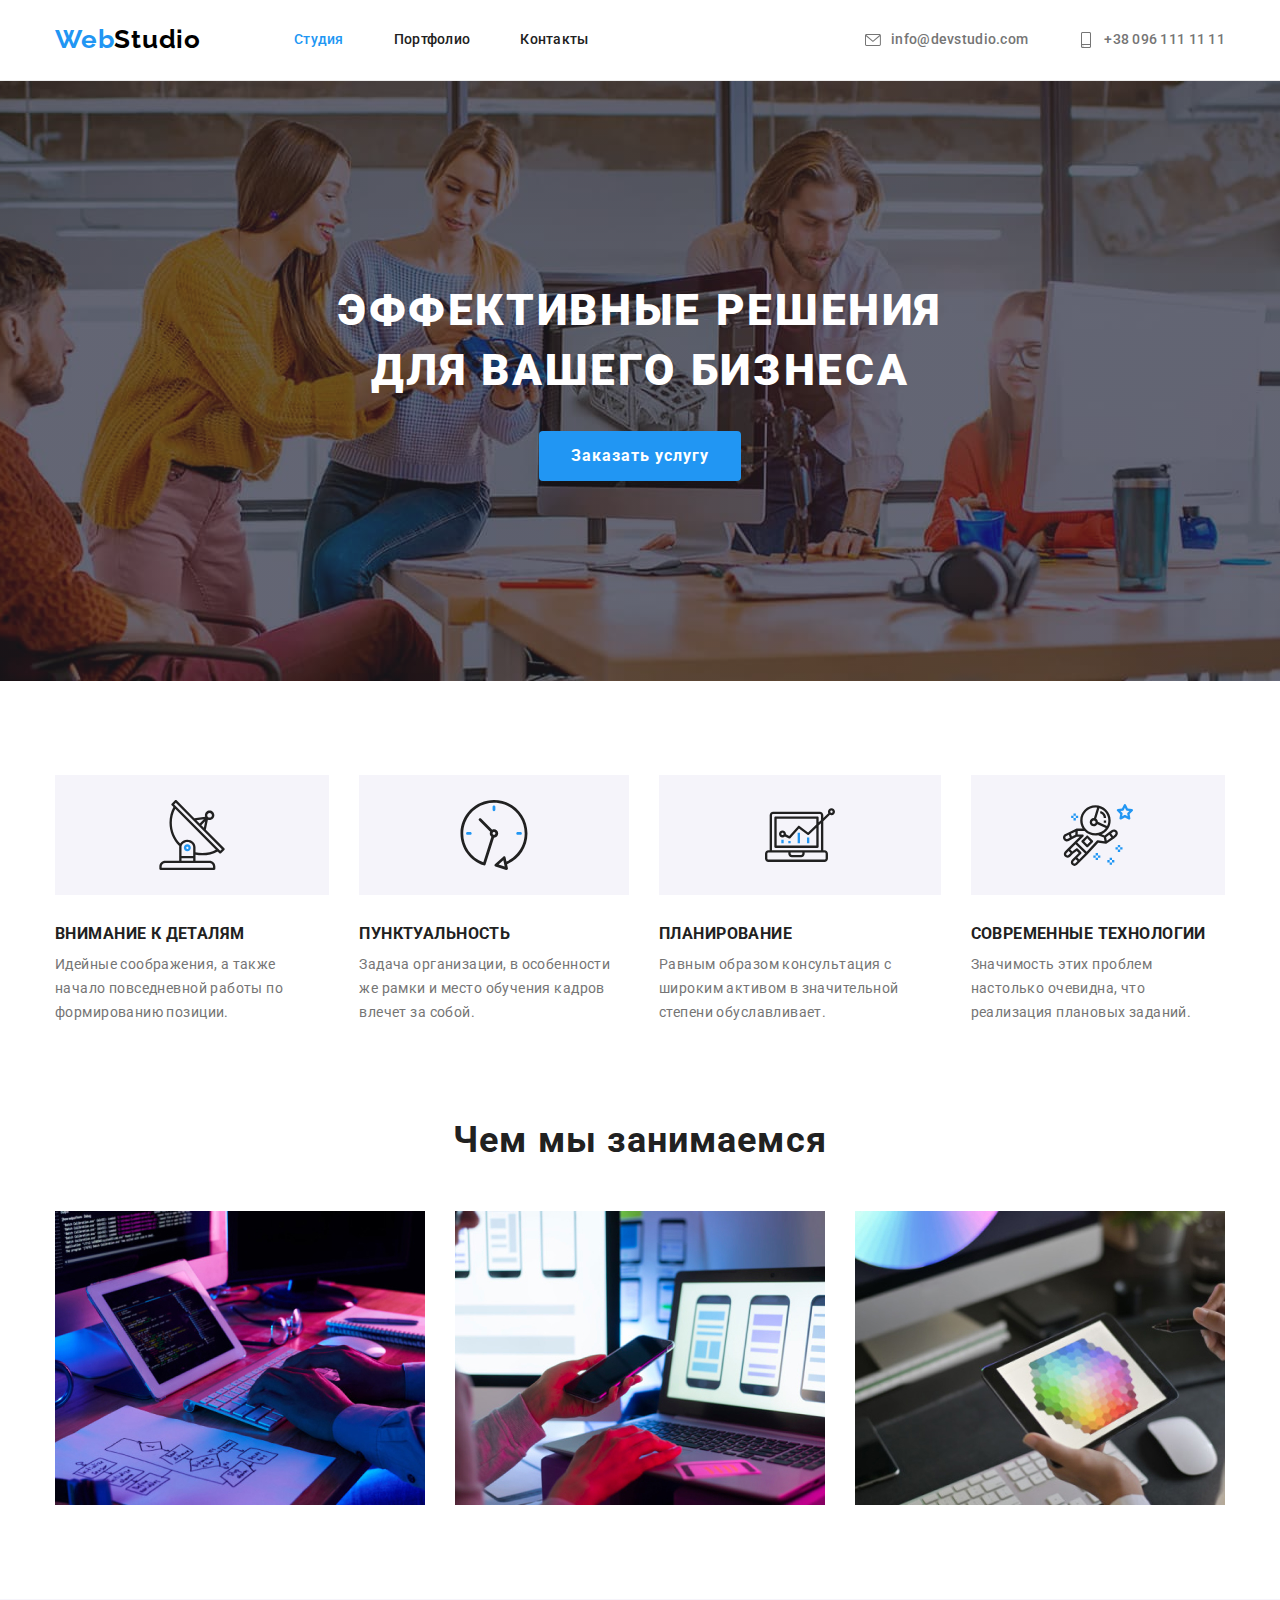
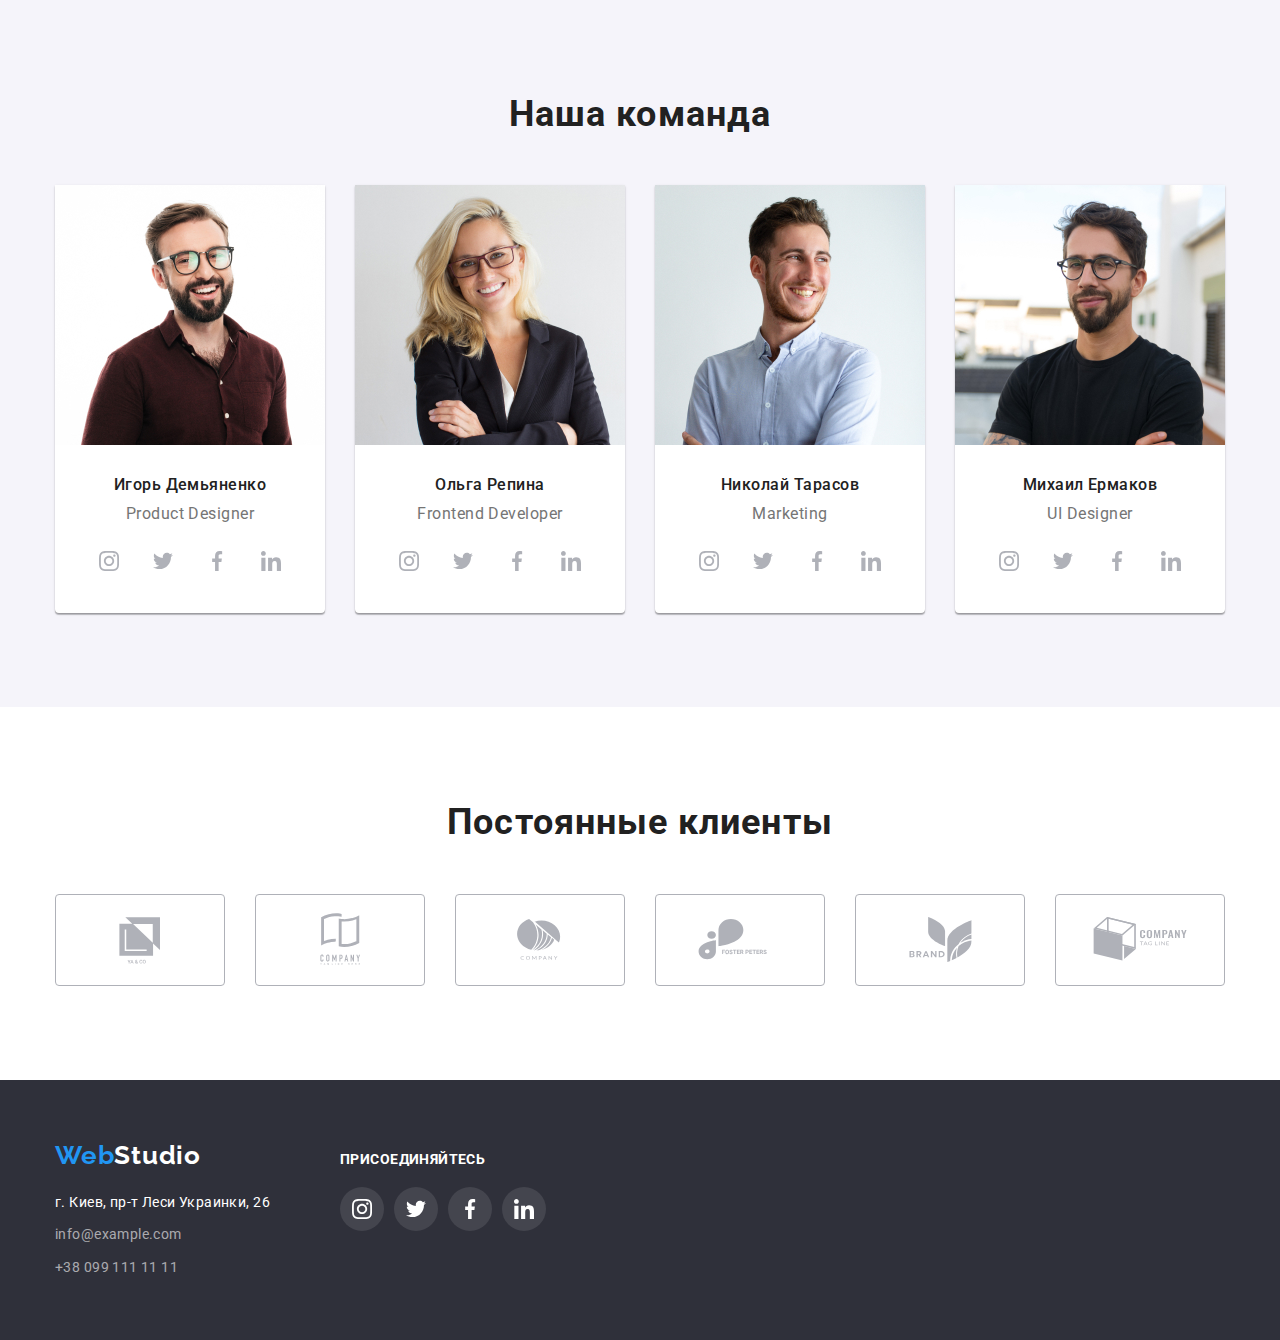
<file: index.html>
<!DOCTYPE html>
<html lang="en">
<head>
    <meta charset="UTF-8">
    <meta http-equiv="X-UA-Compatible" content="IE=edge">
    <meta name="viewport" content="width=device-width, initial-scale=1.0">
    <title>Document</title>
    <link rel="preconnect" href="https://fonts.googleapis.com">
    <link rel="preconnect" href="https://fonts.gstatic.com" crossorigin>
    <link rel="preconnect" href="https://fonts.gstatic.com" crossorigin><link href="https://fonts.googleapis.com/css2?family=Raleway:wght@700&family=Roboto:wght@400;500;700;900&display=swap" rel="stylesheet">
    <link rel="stylesheet" href="https://cdnjs.cloudflare.com/ajax/libs/modern-normalize/1.1.0/modern-normalize.min.css">
    <link rel="stylesheet" href="./css/style.css">
</head>
<body>
   
    
    <!-- Шапка сайта -->
        <header class="header">
            <div class="nav container">
                <nav>
                    <a href="./" class="logo logo-container">Web<span class="logo-black">Studio</span></a>
                
            
                <ul class="navi list">
                    <li class="item"><a href="./index.html" class="navi-link active">Студия</a></li>
                    <li class="item"><a href="./portfolio.html" class="navi-link">Портфолио</a></li>
                    <li class="item"><a href="" class="navi-link">Контакты</a></li>
                </ul>
            </nav>
                <ul class="contakts list">
                    <li class="item">
                        <a href="" class="contakts-link list"> 
                        <svg class="contakts-link-icon envelope"><use href="./images/symbol-defs.svg#envelope"></use></svg> info@devstudio.com</a>
                    </li>
                    <lI class="item">
                        <a href="" class="contakts-link list">
                            <svg class="contakts-link-icon smartphone"><use href="./images/symbol-defs.svg#smartphone"></use></svg>
                             +38 096 111 11 11</a>
                        </lI>
                </ul>
               
            </div>
    </header>
<main>

    <!-- Картинка з кнопкой -->
<section class="hero">
    <div class="container">
        <h1 class="hero-title">Эффективные решения для вашего бизнеса</h1>
    <button title="button" class="hero-button">Заказать услугу</button>
    </div>
</section>

<!--  Токо текст -->
<section class="section">
<div class="container">
    <h2 class="section-title invisible">Особености</h2>
    <ul class="feature list">
        <li class="feature-item">
            <div class="feature-block"><svg class="feature-block-pictures"><use href="./images/symbol-defs.svg#antenna"></use></svg></div>
            <h3 class="feature-title">Внимание к деталям</h3>
            <p class="feature-tekst">Идейные соображения, а также начало повседневной работы по формированию позиции.</p>
        </li>
        <li class="feature-item">
            <div class="feature-block"><svg class="feature-block-pictures"><use href="./images/symbol-defs.svg#clock"></use></svg></div>
            <h3 class="feature-title">Пунктуальность</h3>
            <p class="feature-tekst">Задача организации, в особенности же рамки и место обучения кадров влечет за собой.</p>
        </li>
        <li class="feature-item">
            <div class="feature-block"><svg class="feature-block-pictures"><use href="./images/symbol-defs.svg#diagram"></use></svg></div>
            <h3 class="feature-title">Планирование</h3>
            <p class="feature-tekst">Равным образом консультация с широким активом в значительной степени обуславливает.</p>
        </li>
        <li class="feature-item">
            <div class="feature-block"><svg class="feature-block-pictures"><use href="./images/symbol-defs.svg#astronaut"></use></svg></div>
            <h3 class="feature-title">Современные технологии</h3>
            <p class="feature-tekst">Значимость этих проблем настолько очевидна, что реализация плановых заданий.</p>
        </li>
    </ul>
</div>

</section>
<!-- Заголовок і фотки -->
<section class="section works-section">
    <div class="container">
        <h2 class="section-title">Чем мы занимаемся</h2>
    <ul class="work list">
        <li class="work-item"><img src="./images/img1.1.jpg" alt="робота з компютером" width="370"></li>
        <li class="work-item"><img src="./images/img1.2.jpg" alt="робота з телефоном" width="370"></li>
        <li class="work-item"><img src="./images/img1.3.jpg" alt="робота з планшетом" width="370"></li>
    </ul>
    </div>
</section>
<!--  Заголовок з фотками і текстом -->
<section class="section team-section">
    <div class="container">
    <h2 class="section-title">Наша команда</h2>
    <ul class="team list">
        <li class="team-person"><img src="./images/img2.1.jpg" alt="Фото мужчини" width="270">
            <div class="team-container">
                <h3 class="team-title">Игорь Демьяненко</h3>
                <p class="team-text">Product Designer</p>
                <ul class="team-link list">
                    <li class="team-link-list">
                        <a href="" class="social-link">
                        <svg class="team-link-icon"><use href="./images/symbol-defs.svg#instagram"></use></svg>
                    </a></li>
                    <li class="team-link-list">
                        <a href="" class="social-link">
                        <svg class="team-link-icon"><use href="./images/symbol-defs.svg#twitter"></use></svg>
                    </a></li>
                    <li class="team-link-list">
                        <a href="" class="social-link">
                        <svg class="team-link-icon"><use href="./images/symbol-defs.svg#facebook"></use></svg>
                    </a></li>
                    <li class="team-link-list">
                        <a href="" class="social-link">
                        <svg class="team-link-icon"><use href="./images/symbol-defs.svg#linkedin"></use></svg>
                    </a></li>
                </ul>
            </div>
            
        </li>
        <li class="team-person"><img src="./images/img2.2.jpg" alt="Фото женшини" width="270">
            <div class="team-container"><h3 class="team-title">Ольга Репина</h3>
            <p class="team-text">Frontend Developer</p>
            <ul class="team-link list">
                <li class="team-link-list">
                    <a href="" class="social-link">
                    <svg class="team-link-icon"><use href="./images/symbol-defs.svg#instagram"></use></svg>
                </a></li>
                <li class="team-link-list">
                    <a href="" class="social-link">
                    <svg class="team-link-icon"><use href="./images/symbol-defs.svg#twitter"></use></svg>
                </a></li>
                <li class="team-link-list">
                    <a href="" class="social-link">
                    <svg class="team-link-icon"><use href="./images/symbol-defs.svg#facebook"></use></svg>
                </a></li>
                <li class="team-link-list">
                    <a href="" class="social-link">
                    <svg class="team-link-icon"><use href="./images/symbol-defs.svg#linkedin"></use></svg>
                </a></li>
            </ul>
        </div>
        </li>
        <li class="team-person"><img src="./images/img2.3.jpg" alt="Фото мужчини" width="270">
            <div class="team-container"><h3 class="team-title">Николай Тарасов</h3>
            <p class="team-text">Marketing</p>
            <ul class="team-link list">
                <li class="team-link-list">
                    <a href="" class="social-link">
                    <svg class="team-link-icon"><use href="./images/symbol-defs.svg#instagram"></use></svg>
                </a></li>
                <li class="team-link-list">
                    <a href="" class="social-link">
                    <svg class="team-link-icon"><use href="./images/symbol-defs.svg#twitter"></use></svg>
                </a></li>
                <li class="team-link-list">
                    <a href="" class="social-link">
                    <svg class="team-link-icon"><use href="./images/symbol-defs.svg#facebook"></use></svg>
                </a></li>
                <li class="team-link-list">
                    <a href="" class="social-link">
                    <svg class="team-link-icon"><use href="./images/symbol-defs.svg#linkedin"></use></svg>
                </a></li>
            </ul>
        </div>
        </li>
        <li class="team-person"><img src="./images/img2.4.jpg" alt="Фото мужчини" width="270">
            <div class="team-container"><h3 class="team-title">Михаил Ермаков</h3>
            <p class="team-text">UI Designer</p>
            <ul class="team-link list">
                <li class="team-link-list">
                    <a href="" class="social-link">
                    <svg class="team-link-icon"><use href="./images/symbol-defs.svg#instagram"></use></svg>
                </a></li>
                <li class="team-link-list">
                    <a href="" class="social-link">
                    <svg class="team-link-icon"><use href="./images/symbol-defs.svg#twitter"></use></svg>
                </a></li>
                <li class="team-link-list">
                    <a href="" class="social-link">
                    <svg class="team-link-icon"><use href="./images/symbol-defs.svg#facebook"></use></svg>
                </a></li>
                <li class="team-link-list">
                    <a href="" class="social-link">
                    <svg class="team-link-icon"><use href="./images/symbol-defs.svg#linkedin"></use></svg>
                </a></li>
            </ul>
        </div>
        </li>
    </ul>
    </div>
</section>

<!--  Наши клиенти -->
<section class="section">
    <div class="container">
        <h2 class="section-title">Постоянные клиенты</h2>
    <ul class="clients list">
        <li class="clients-link">
            <a href="" class="clients-ref">
                <svg class="clients-link-icon"><use href="./images/symbol-defs.svg#Client1"></use></svg>
            </a>
        </li>
        <li class="clients-link"><a href="" class="clients-ref"><svg class="clients-link-icon"><use href="./images/symbol-defs.svg#Client2"></use></svg></a></li>
        <li class="clients-link"><a href="" class="clients-ref"><svg class="clients-link-icon"><use href="./images/symbol-defs.svg#Client3"></use></svg></a></li>
        <li class="clients-link"><a href="" class="clients-ref"><svg class="clients-link-icon"><use href="./images/symbol-defs.svg#Client4"></use></svg></a></li>
        <li class="clients-link"><a href="" class="clients-ref"><svg class="clients-link-icon"><use href="./images/symbol-defs.svg#Client5"></use></svg></a></li>
        <li class="clients-link"><a href="" class="clients-ref"><svg class="clients-link-icon"><use href="./images/symbol-defs.svg#Client6"></use></svg></a></li>
    </ul>
    </div>
</section>


</main>
<footer class="footer">
<div class="container adresa-link">
    <div>
    <a href="./" class="logo">Web<span class="logo-white">Studio</span></a>
    <address>
    <ul class="contakts list">
        <li class="contakts-item-adress"><a href="https://www.google.com/maps/place/Lesi+Ukrainky+Blvd,+26,+Kyiv,+Ukraina,+02000/@50.4265807,30.5383858,17z/data=!3m1!4b1!4m5!3m4!1s0x40d4cf0e033ecbe9:0x57a4dffefec77da0!8m2!3d50.4265807!4d30.5383858" target="_blank" rel="noreferrer noopener" class="contakts-footer adress list">г. Киев, пр-т Леси Украинки, 26</a></li>
        <li class="contakts-item"><a href="" class="contakts-footer list">info@example.com</a></li> 
        <li class="contakts-item"><a href="" class="contakts-footer list">+38 099 111 11 11</a></li>
    </ul>
</div>
    <div class="link"> 
    <p class="link-title">присоединяйтесь</p>
    <ul class="link-list list">
        <li class="link-list-item"><a href="" class="link-list-ref"><svg class="link-list-icon"><use href="./images/symbol-defs.svg#instagram"></use></svg></a></li>
        <li class="link-list-item"><a href="" class="link-list-ref"><svg class="link-list-icon"><use href="./images/symbol-defs.svg#twitter"></use></svg></a></li>
        <li class="link-list-item"><a href="" class="link-list-ref"><svg class="link-list-icon"><use href="./images/symbol-defs.svg#facebook"></use></svg></a></li>
        <li class="link-list-item"><a href="" class="link-list-ref"><svg class="link-list-icon"><use href="./images/symbol-defs.svg#linkedin"></use></svg></a></li>
    </ul>
    </div>
</address>
</div>
</footer>
</body>
</html>
</file>
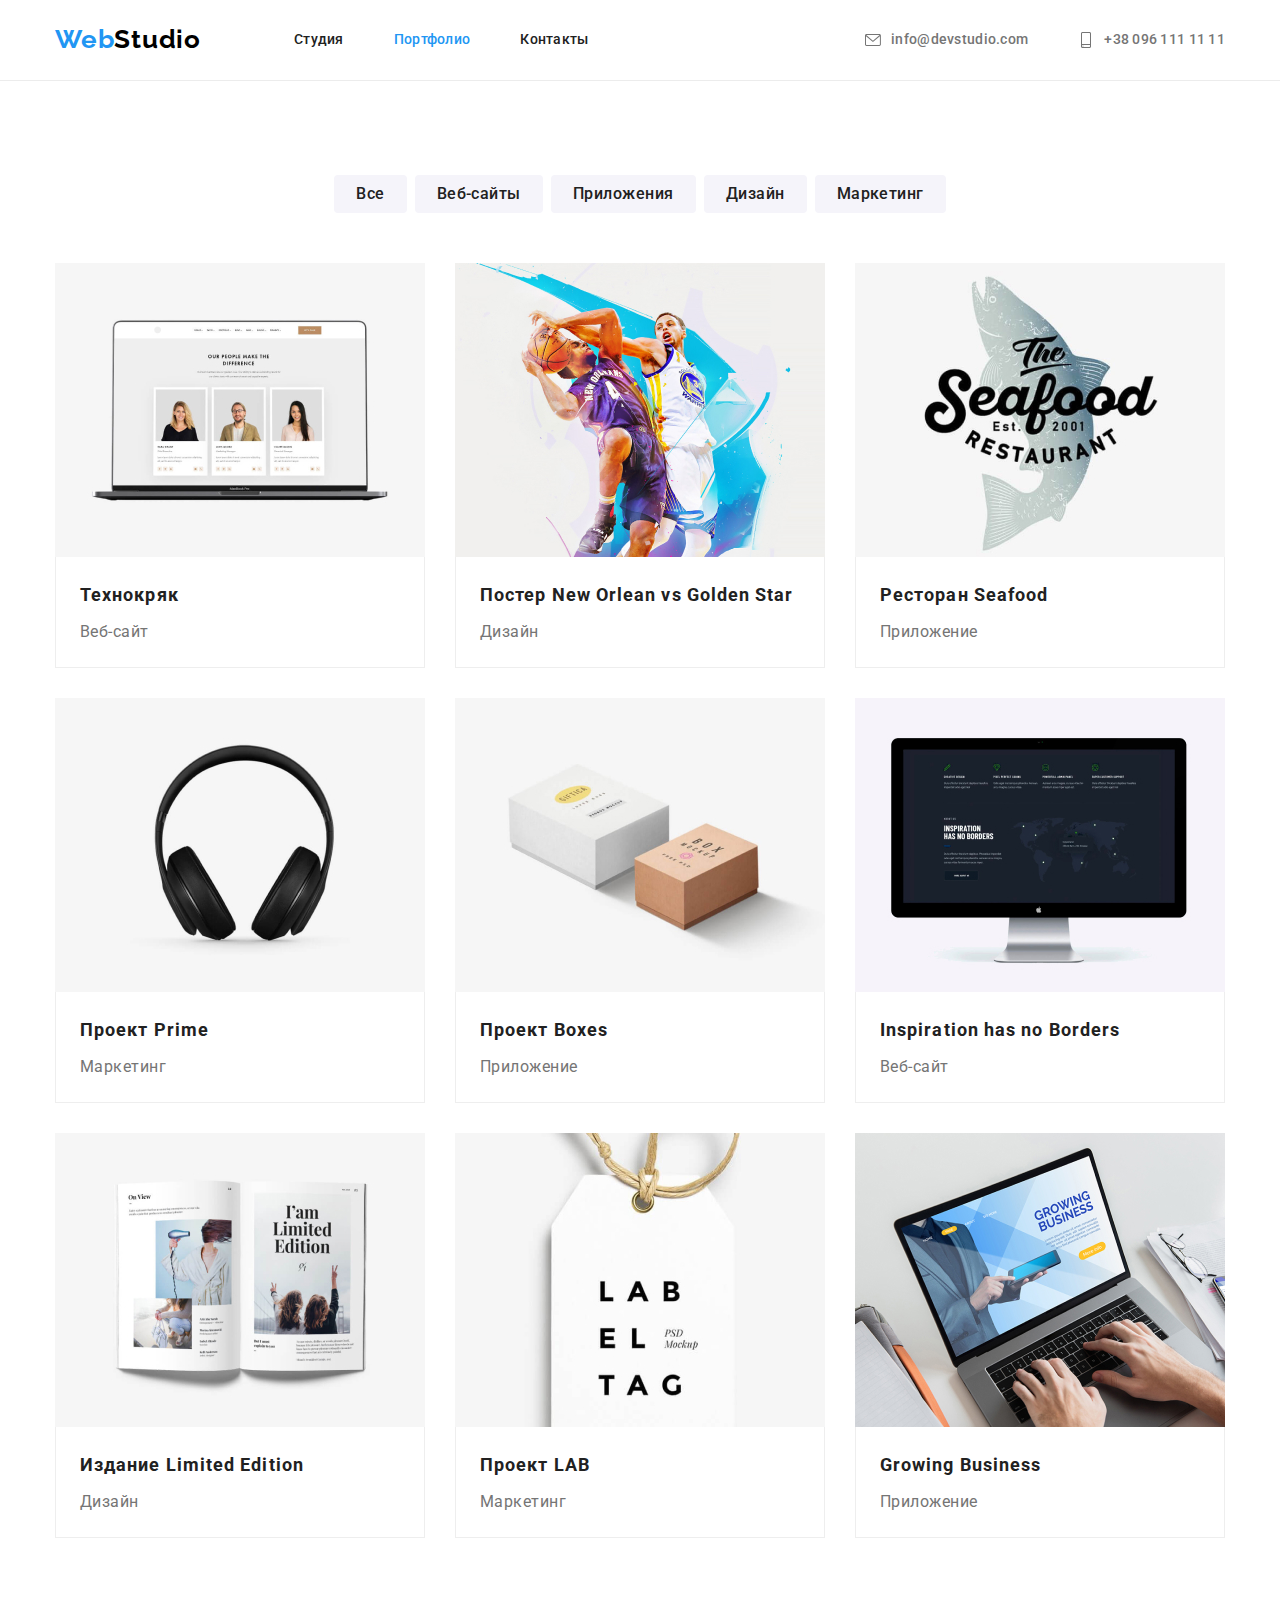
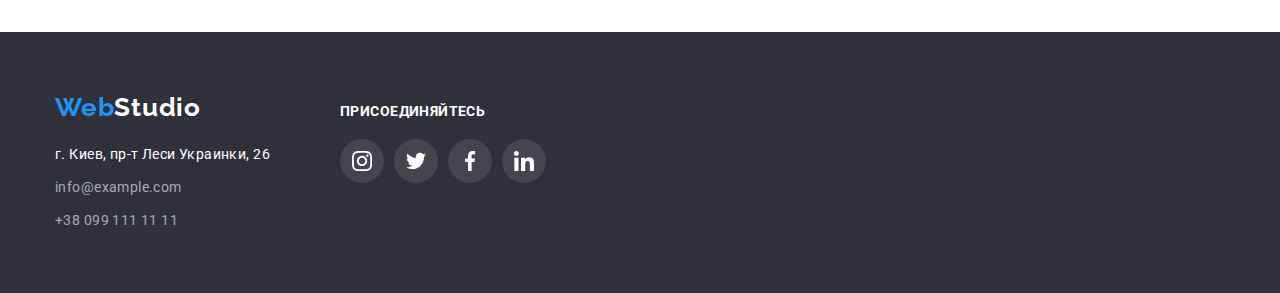
<file: portfolio.html>
<!DOCTYPE html>
<html lang="en">
<head>
    <meta charset="UTF-8">
    <meta http-equiv="X-UA-Compatible" content="IE=edge">
    <meta name="viewport" content="width=device-width, initial-scale=1.0">
    <title>Document</title>
    <link rel="preconnect" href="https://fonts.googleapis.com">
    <link rel="preconnect" href="https://fonts.gstatic.com" crossorigin><link href="https://fonts.googleapis.com/css2?family=Raleway:wght@700&family=Roboto:wght@400;500;700;900&display=swap" rel="stylesheet">
    <link rel="stylesheet" href="https://cdnjs.cloudflare.com/ajax/libs/modern-normalize/1.1.0/modern-normalize.min.css">
    <link rel="stylesheet" href="./css/style.css">
</head>
<body>
   
    
    <!-- Шапка сайта -->
    <header class="header">
        <div class="nav container">
            <nav>
                <a href="./" class="logo logo-container">Web<span class="logo-black">Studio</span></a>
            
        
            <ul class="navi list">
                <li class="item"><a href="./index.html" class="navi-link ">Студия</a></li>
                <li class="item"><a href="./portfolio.html" class="navi-link active">Портфолио</a></li>
                <li class="item"><a href="" class="navi-link">Контакты</a></li>
            </ul>
        </nav>
            <ul class="contakts list">
                <li class="item">
                    <a href="" class="contakts-link list"> 
                    <svg class="contakts-link-icon envelope"><use href="./images/symbol-defs.svg#envelope"></use></svg> info@devstudio.com</a>
                </li>
                <lI class="item">
                    <a href="" class="contakts-link list">
                        <svg class="contakts-link-icon smartphone"><use href="./images/symbol-defs.svg#smartphone"></use></svg>
                         +38 096 111 11 11</a>
                    </lI>
            </ul>
           
        </div>
</header>
<main>
    <section class="section">
        <div class="container">
            <h1 class="section-title invisible">Портфолио</h1>
        <ul class="portfolio list">
            <li class="portfolio-item"><button type="button" class="portfolio-button">Все</button></li>
            <li class="portfolio-item"><button type="button" class="portfolio-button">Веб-сайты</button></li>
            <li class="portfolio-item"><button type="button" class="portfolio-button">Приложения</button></li>
            <li class="portfolio-item"><button type="button" class="portfolio-button">Дизайн</button></li>
            <li class="portfolio-item"><button type="button" class="portfolio-button">Маркетинг</button></li>
        </ul>
        <ul class="galery list">
        <li><a href="" class="galery-link list">
            <img src="./images/3.1.jpg" alt="компютер з фотками" width="370" class="galerye-img">
            <div class="galery-box-text"><h2 class="galery-title">Технокряк</h2>
            <p class="galery-text">Веб-сайт</p></div>
        </a></li>
        <li><a href="" class="galery-link list">
            <img src="./images/3.2.jpg" alt="два баскетболиста" width="370" class="galery-img">
            <div class="galery-box-text"><h2 class="galery-title">Постер New Orlean vs Golden Star</h2>
            <p class="galery-text">Дизайн</p></div>
        </a></li>
        <li><a href="" class="galery-link list">
            <img src="./images/3.3.jpg" alt="риба з надписом" width="370" class="galery-img">
            <div class="galery-box-text"><h2 class="galery-title">Ресторан Seafood</h2>
            <p class="galery-text">Приложение</p></div>
        </a></li>
        <li><a href="" class="galery-link list">
            <img src="./images/3.4.jpg" alt="наушники" width="370" class="galery-img">
            <div class="galery-box-text"><h2 class="galery-title">Проект Prime</h2>
            <p class="galery-text">Маркетинг</p></div>
        </a></li>
        <li><a href="" class="galery-link list">
            <img src="./images/3.5.jpg" alt="дві коробки" width="370" class="galery-img">
            <div class="galery-box-text"><h2 class="galery-title">Проект Boxes</h2>
            <p class="galery-text">Приложение</p></div>
        </a></li>
        <li><a href="" class="galery-link list">
            <img src="./images/3.6.jpg" alt="компютер з картою світу" width="370" class="galerye-img">
            <div class="galery-box-text"><h2 class="galery-title">Inspiration has no Borders</h2>
            <p class="galery-text">Веб-сайт</p></div>
        </a></li>
        <li><a href="" class="galery-link list">
            <img src="./images/3.7.jpg" alt="книга" width="370" class="galery-img">
            <div class="galery-box-text"><h2 class="galery-title">Издание Limited Edition</h2>
            <p class="galery-text">Дизайн</p></div>
        </a></li>
        <li><a href="" class="galery-link list">
            <img src="./images/3.8.jpg" alt="карточка" width="370" class="galery-img">
            <div class="galery-box-text"><h2 class="galery-title">Проект LAB</h2>
            <p class="galery-text">Маркетинг</p></div>
        </a></li>
        <li><a href="" class="galery-link list">
            <img src="./images/3.9.jpg" alt="людина при компютері" width="370" class="galery-img">
            <div class="galery-box-text"><h2 class="galery-title">Growing Business</h2>
            <p class="galery-text">Приложение</p></div>
        </a></li>
    </ul>
        </div>
    </section>
</main>
<footer class="footer">
    <div class="container adresa-link">
        <div>
        <a href="./" class="logo">Web<span class="logo-white">Studio</span></a>
        <address>
        <ul class="contakts list">
            <li class="contakts-item-adress"><a href="https://www.google.com/maps/place/Lesi+Ukrainky+Blvd,+26,+Kyiv,+Ukraina,+02000/@50.4265807,30.5383858,17z/data=!3m1!4b1!4m5!3m4!1s0x40d4cf0e033ecbe9:0x57a4dffefec77da0!8m2!3d50.4265807!4d30.5383858" target="_blank" rel="noreferrer noopener" class="contakts-footer adress list">г. Киев, пр-т Леси Украинки, 26</a></li>
            <li class="contakts-item"><a href="" class="contakts-footer list">info@example.com</a></li> 
            <li class="contakts-item"><a href="" class="contakts-footer list">+38 099 111 11 11</a></li>
        </ul>
    </div>
        <div class="link"> 
        <p class="link-title">присоединяйтесь</p>
        <ul class="link-list list">
            <li class="link-list-item"><a href="" class="link-list-ref"><svg class="link-list-icon"><use href="./images/symbol-defs.svg#instagram"></use></svg></a></li>
            <li class="link-list-item"><a href="" class="link-list-ref"><svg class="link-list-icon"><use href="./images/symbol-defs.svg#twitter"></use></svg></a></li>
            <li class="link-list-item"><a href="" class="link-list-ref"><svg class="link-list-icon"><use href="./images/symbol-defs.svg#facebook"></use></svg></a></li>
            <li class="link-list-item"><a href="" class="link-list-ref"><svg class="link-list-icon"><use href="./images/symbol-defs.svg#linkedin"></use></svg></a></li>
        </ul>
        </div>
    </address>
    </div>
    </footer>
</body>
</html>
</file>
<file: css/style.css>
html{
    box-sizing: border-box;
}


:root{
    --primary-text-color: #212121;
    --second-text-color: #757575;
    --white-color: #FFFFFF;
    --acent-color: #2196F3;
    --logo-color: #000000;
    --bgc-color: #F5F4FA;
    --bgc-footer-color: #2F303A;
    --bgc-up-color: #2F303A;
}
/* Одиніз цветов логотипа #000000 */

/* Цвет основного текста #212121  */

/* Цвет вторичногоо текста  #757575 */

/* Цвет акцентированого текста #2196F3   */

/* Белий текст  #FFFFFF */

/* Акцентируваний фон #2196F3  */

/* Основной фон #F5F4FA */
h1,h2,h3,h4,h5,h6,p,ul,li,a{
    margin: 0;
    padding: 0;
}
body {
    color: var(--primary-text-color);
    background-color: var(--white-color);
    font-family: Roboto, sans-serif;
    font-size: 14px;
    letter-spacing: 0.03em;
    
}

.list{
    list-style: none;
    text-decoration: none;
}

.container{
    width: 1200px;
    padding-left: 15px;
    padding-right: 15px;
    /* outline: 2px red solid; */
    margin-left: auto;
    margin-right: auto;
    
}

/* Header */
.header{
    border-bottom: 1px solid #ECECEC;
}
.nav, header nav{
    display: flex;
}
/* logo */
.logo{
    color:  var(--acent-color);
    font-family: 'Raleway';
    font-weight: 700;
    font-size: 26px;
    line-height: 1.19;
    text-decoration: none;
    letter-spacing: 0.03em;
}


.logo-black{
    color: var(--logo-color);
    
}

.logo-container{
    margin-right: 93px;
}

header .logo{
    padding-top: 24px;
    padding-bottom: 25px;
}


/* site nav */
.navi{
    display: flex;
}

.navi-link{
    color: var(--primary-text-color);
    font-weight: 500;
    line-height: 1.14;
    letter-spacing: 0.02em;
    text-decoration: none;
    
    padding-top: 32px;
    padding-bottom: 32px;
    display: block;
}


.navi-link:hover,
.navi-link:focus,
.contakts-link:hover,
.contakts-link:focus,
.active{
    color: var(--acent-color);
}

/* contakts list */
.header .contakts{
    display: flex;
    margin-left: auto;
}

.nav .item:not(:last-child){
    margin-right: 50px;
}

.contakts-link{
    color: var(--second-text-color);
    font-weight: 500;
    line-height: 1.14;
    letter-spacing: 0.02em;

    padding-top: 32px;
    padding-bottom: 32px;
    display: block;
    display: inline-flex;
}

.contakts-link-icon{
width: 16px;
height: 16px;
fill: var(--second-text-color);
margin-right: 10px;
}

.contakts-link:hover .contakts-link-icon,
.contakts-link:focus .contakts-link-icon
{
    fill: var(--acent-color);
}

.item{
    display: flex;
}

/* Footer */

.footer{
    background-color: var(--bgc-footer-color);
    padding-top: 60px;
    padding-bottom: 60px;
    display: flex;
}

.logo-white{
    color: var(--white-color);
}

.opis {
    color: rgba(255, 255, 255, 0.6);
    line-height: 1.71;
    letter-spacing: 0.03em;
}

.contakts-footer{
    color: rgba(255, 255, 255, 0.6);
    font-style: normal;
    line-height: 1.71;
    letter-spacing: 0.03em;
}

.adress{
    color: var(--white-color);
}


/* Index */



/* hero */
.hero{
    background-color: var(--bgc-up-color);
    color: var(--white-color);
    max-width: 1600px;
    margin-left: auto;
    margin-right: auto;
    text-align: center;
    padding: 200px 0;
    /* background-image: url(../images/hero.jpg); */
    background-image: linear-gradient(to right, rgba(47, 48, 58, 0.4), rgba(47, 48, 58, 0.4)), url(../images/hero.jpg);
    background-size: cover;
    background-repeat: no-repeat;
    background-position: center;

}

.hero-title{
font-weight: 900;
font-size: 44px;
line-height: 1.36; 
letter-spacing: 0.06em;
text-transform: uppercase;
margin-left: auto;
margin-right: auto;
width: 696px;
}
.hero-button{
    color: var(--white-color);
    background-color: var(--acent-color);

    font-family: 'Roboto';
font-weight: 700;
font-size: 16px;
line-height: 1.88;
display: flex;
align-items: center;
text-align: center;
letter-spacing: 0.06em;

display: inline-block;
border-radius: 4px;
padding: 10px 32px;
border: 0px;
min-width: 200px;
margin-top: 30px;
}
/* section */

.section-title{
    font-weight: 700;
    font-size: 36px;
    line-height: 1.17;
    text-align: center;
    letter-spacing: 0.03em;
}

.section{
    padding: 94px 0;
}


/* feature */

.feature{
    display: flex;
}

.feature-item:not(:last-child){
    margin-right: 30px;
}

.invisible{
        position: absolute;
        width: 1px;
        height: 1px;
        margin: -1px;
        border: 0;
        padding: 0;
        
        white-space: nowrap;
        clip-path: inset(100%);
        clip: rect(0 0 0 0);
        overflow: hidden;
}

.feature-title{
font-weight: 700;
line-height: 1.14;
text-transform: uppercase;
}

.feature-tekst{
color: var(--second-text-color);
line-height: 1.71;

margin-top: 10px;
}

.feature-block{
    height: 120px;
    margin-bottom: 30px;
    display: flex;
    justify-content: center;
    align-items: center;
    background-color: var(--bgc-color);
}

.feature-block-pictures{
    width: 70px;
    height: 70px;
}
/* work */

.work{
    margin-top: 50px;
    display: flex;
}

.work-item:not(:last-child){
    margin-right: 30px;
}

.works-section{
    padding-top: 0px;
}

img{
    display: block;
    max-width: 100%;
    height: auto;
}

/* Team */

.team-section{
    background-color: var(--bgc-color);
}
.team{
    display: flex;
    margin-top: 50px;
}

.team-title{
font-weight: 500;
font-size: 16px;
line-height: 1.19;
text-align: center;
letter-spacing: 0.03em;
}

.team-container{
padding-top: 30px;
padding-bottom: 30px;
}

.team-text{
    color: var(--second-text-color);
font-size: 16px;
line-height: 1.19;
text-align: center;
letter-spacing: 0.03em;

margin-top: 10px;
} 







/* Portfolio */





.portfolio-button{
    color: var(--primary-text-color);
    background-color:var(--bgc-color);
    cursor: pointer;
    font-family: Roboto;
    font-weight: 500;
    font-size: 16px;
    line-height: 1.6;
    text-align: center;
    letter-spacing: 0.03em;

    border-radius: 4px;
    padding: 6px 22px;
    border: 0px;
   }

   .portfolio-item:not(:last-child){
    margin-right: 8px;
   }
   
   .portfolio-button:hover,
   .portfolio-button:focus{
       color: var(--white-color);
    background-color:var(--acent-color);
    box-shadow: 0px 3px 1px rgba(0, 0, 0, 0.1), 0px 1px 2px rgba(0, 0, 0, 0.08), 0px 2px 2px rgba(0, 0, 0, 0.12);
   }
   .galery{
    display: flex;
    flex-wrap: wrap;
    margin-top: 50px;
    gap: 30px;
   }

   .galery-link{
    display: block;
   }

   .galery-link:hover,
   .galery-link:focus{
    box-shadow: 0px 1px 1px rgba(0, 0, 0, 0.12), 0px 4px 4px rgba(0, 0, 0, 0.06), 1px 4px 6px rgba(0, 0, 0, 0.16);
   }
   .galery-title{
    color: var(--primary-text-color);
   font-weight: 700;
   font-size: 18px;
   line-height: 2;
   letter-spacing: 0.06em;
   }
   
   .galery-text{
    color: var(--second-text-color);
   font-size: 16px;
   line-height: 1.88;
   letter-spacing: 0.03em;

   margin-top: 4px;
   }

   .team-person{
    /* outline: 1px red solid; */
    background-color: var(--white-color);
    box-shadow: 0px 1px 3px rgba(0, 0, 0, 0.12), 0px 1px 1px rgba(0, 0, 0, 0.14), 0px 2px 1px rgba(0, 0, 0, 0.2);
    border-radius: 0px 0px 4px 4px;
   }
   .team-person:not(:last-child){
    margin-right: 30px;
   }

   .portfolio{
    display: flex;
    justify-content: center;
    /* outline: 2px red solid; */
   }

   .galery-box:nth-child(3n){
    margin-right: 0px;
   }

   .galery-box-text{
    /* outline: 2px red solid; */
    padding: 20px 24px;
    border-left: 1px solid #EEEEEE;
    border-right: 1px solid #EEEEEE;
    border-bottom: 1px solid #EEEEEE;
   }

   .mtop{
    margin-top: 94px;
   }

   .contakts-item{
    margin-top: 9px;
   }

   .contakts-item-adress{
    margin-top: 20px;
   }

   .team-link-list{
    height: 44px;
    width: 44px;
   }

   .social-link{
    display: flex;
    align-items: center;
    justify-content: center;
    border-radius: 50%;
    width: 100%;
    height: 100%;
    color: #AFB1B8;
   }

   .social-link:hover,
   .social-link:focus{
    color: #FFFFFF;
    background-color: var(--acent-color);
   }

   .team-link-icon{
    fill: currentColor;
    width: 20px;
    height: 20px;
   }

   .team-link{
    justify-content: center;
    gap: 10px;
    display: flex;
    gap: 10px;
    margin-top: 16px;
   }


   .clients-link{
    box-sizing: border-box;
    margin-top: 50px;

   }



   .clients-link + .clients-link{
    margin-left: 30px;
   }

   .clients-link-icon{
    height: 92px;
    width: 170px;
    fill: currentColor;
   }
   .clients-ref{
    display: flex;
    color: #AFB1B8;
    border: 1px solid #AFB1B8;
    border-radius: 4px;
    width: 170px;
    height: 92px;
    justify-content: center;
    align-items: center;
   }
   .clients-ref:hover,
   .clients-ref:focus{
    color: var(--acent-color);
    border-color: var(--acent-color);
   }

   .clients{
    display: flex;
   }

   .adresa-link{
    align-items: baseline;
    display: flex;
   }

   .link{
    margin-left: 70px;
   }

   .link-title{
    font-family: 'Roboto';
font-style: normal;
font-weight: 700;
font-size: 14px;
line-height: 16px;
letter-spacing: 0.03em;
text-transform: uppercase;

color: #FFFFFF;


   }

   .link-list{
    display: flex;
    justify-content: center;
    align-items: center;
    margin-top: 20px;
   }

   .link-list-item{
    display: flex;
    height: 44px;
    width: 44px;
    background-size: 20px;
    background-repeat: no-repeat;
    background-position: center;
   }

   .link-list-ref{
    display: flex;
    height: 100%;
    width: 100%;
    justify-content: center;
    align-items: center;
    border-radius: 50%;
    background-color: rgba(255, 255, 255, 0.1);
   }

   .link-list-ref:hover,
   .link-list-ref:focus{
    background-color: var(--acent-color);
   }

   .link-list-item + .link-list-item{
    margin-left: 10px;
   }

   .link-list-icon{
    display: flex;
    width: 20px;
    height: 20px;
    fill: #FFFFFF;
    justify-content: center;
    align-items: center;
   }
</file>
